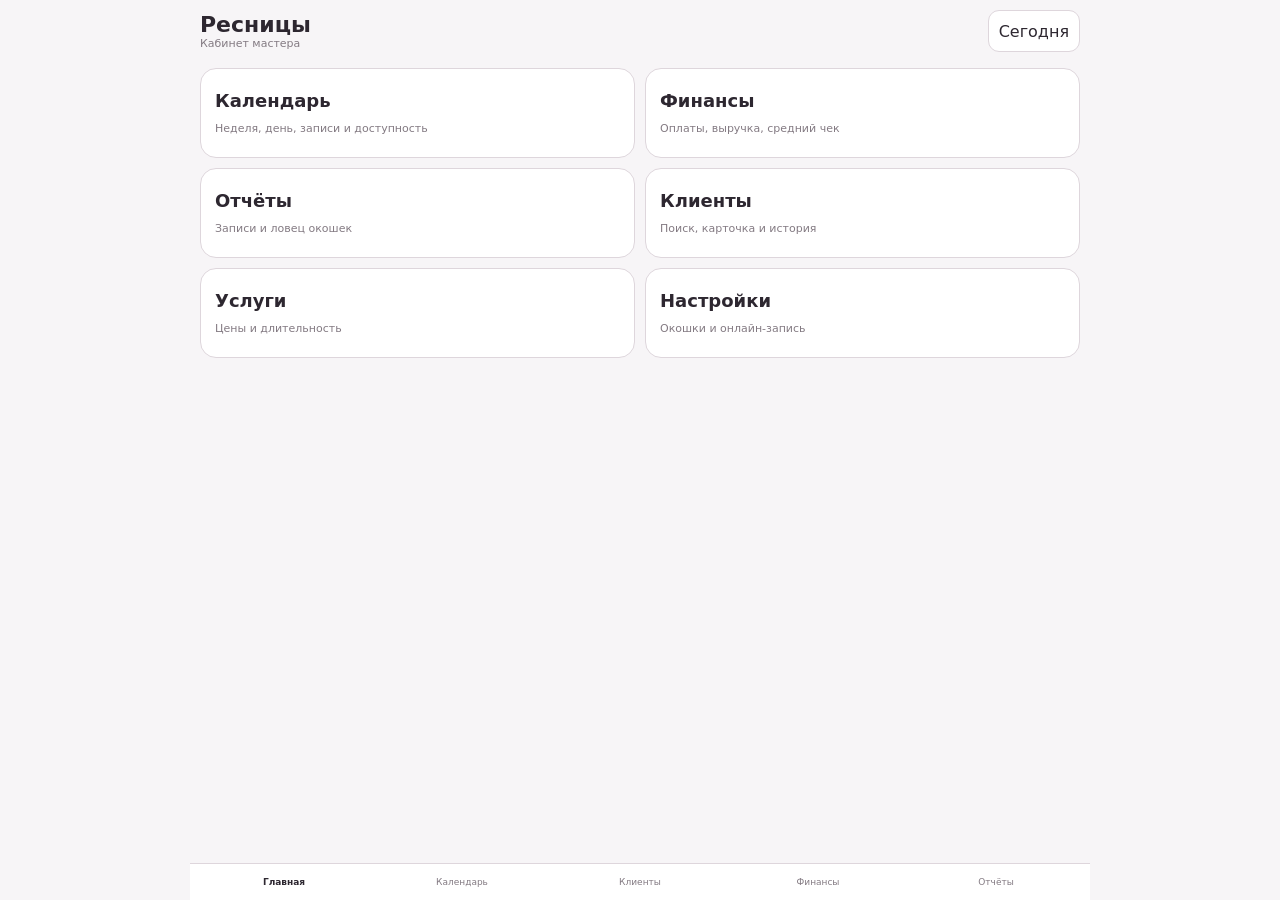
<file: index.html>
<!doctype html><html lang="ru"><head><meta charset="utf-8"><meta name="viewport" content="width=device-width,initial-scale=1,viewport-fit=cover"><title>Ресницы — мастер</title><style>:root{--bg:#f7f5f7;--card:#fff;--line:#ded6dc;--text:#2d2730;--muted:#837a82;--accent:#c7aabd;--soft:#efe5eb;--new:#ece9eb;--mc:#dce8f5;--cc:#dcebdc;--paid:#cae5cf;--unpaid:#f1e1bd}*{box-sizing:border-box}html,body{margin:0;height:100%;overflow:hidden;background:var(--bg);font-family:system-ui;color:var(--text)}button,input,select,textarea{font:inherit;color:inherit}.app{height:100%;max-width:900px;margin:auto;display:flex;flex-direction:column}.main{flex:1;min-height:0;position:relative}.screen{display:none;height:100%;padding:10px;overflow:hidden}.screen.on{display:flex;flex-direction:column}.top{display:flex;align-items:center;justify-content:space-between;gap:8px;margin-bottom:8px}.title{font-size:22px;font-weight:780}.sub{font-size:11px;color:var(--muted)}.btn{border:1px solid var(--line);background:var(--card);border-radius:11px;min-height:42px;padding:8px 10px}.primary{background:var(--soft);border-color:var(--accent);font-weight:700}.homegrid{display:grid;grid-template-columns:1fr 1fr;gap:10px;flex:1;align-content:start;padding-top:8px}.homebtn{min-height:90px;text-align:left;padding:14px;border:1px solid var(--line);background:#fff;border-radius:16px}.homebtn strong{display:block;font-size:18px;margin-bottom:6px}.homebtn span{font-size:11px;color:var(--muted)}.navrow{display:grid;grid-template-columns:44px 1fr 44px;gap:6px;align-items:center;margin-bottom:6px}.period{text-align:center;font-weight:700}.tabs{display:flex;border:1px solid var(--line);border-radius:10px;overflow:hidden}.tabs button{border:0;background:#fff;padding:8px 11px}.tabs .on{background:var(--soft);font-weight:700}.week{display:grid;grid-template-columns:repeat(7,1fr);flex:1;min-height:0;border:1px solid var(--line);border-radius:12px;overflow:hidden}.day{position:relative;border-right:1px solid var(--line);min-width:0}.dh{height:36px;background:#f1edf0;border-bottom:1px solid var(--line);text-align:center;font-size:8px;padding:3px;position:relative}.dh strong{display:block;font-size:9px}.plus{position:absolute;right:2px;bottom:2px;width:20px;height:20px;padding:0;border:1px solid var(--line);background:#fff;border-radius:6px}.appt{position:absolute;left:2px;right:2px;border:1px solid var(--line);border-radius:5px;padding:2px;text-align:left;overflow:hidden;font-size:7px;z-index:4}.appt strong,.appt small{display:block;white-space:nowrap;overflow:hidden;text-overflow:ellipsis}.new{background:var(--new)}.master_confirmed{background:var(--mc)}.client_confirmed{background:var(--cc)}.completed_paid{background:var(--paid)}.completed_unpaid{background:var(--unpaid)}.free{position:absolute;left:2px;right:2px;height:15px;border:1px solid var(--accent);background:var(--soft);border-radius:4px;font-size:6px;z-index:2}.free.off{opacity:.3;background:#f1edf0;border-color:var(--line)}.dayview{display:none;flex:1;min-height:0;border:1px solid var(--line);border-radius:12px;overflow:hidden;position:relative}.dayview.on{display:block}.hourrow{height:calc(100% / 14);display:grid;grid-template-columns:46px 1fr;border-bottom:1px solid var(--line)}.hour{font-size:8px;color:var(--muted);text-align:center;padding-top:3px;border-right:1px solid var(--line)}.lane{position:relative}.half{position:absolute;top:50%;left:0;right:0;border-top:1px dashed var(--line)}.dfree{position:absolute;left:5px;width:105px;height:44%;font-size:7px;border:1px solid var(--line);border-radius:5px;background:#f1edf0}.dfree.on{background:var(--soft);border-color:var(--accent)}.dappt{position:absolute;left:52px;right:4px;border:1px solid var(--line);border-radius:6px;padding:4px;text-align:left;z-index:5;overflow:hidden}.actions{display:grid;grid-template-columns:repeat(3,1fr);gap:6px;margin-top:7px}.scroll{overflow:auto;min-height:0}.list{display:grid;gap:7px}.card{border:1px solid var(--line);background:#fff;border-radius:11px;padding:10px;text-align:left}.search{width:100%;border:1px solid var(--line);border-radius:10px;padding:10px;font-size:16px;margin-bottom:8px}.metricgrid{display:grid;grid-template-columns:1fr 1fr;gap:8px}.metric{font-size:23px;font-weight:780}.bottomnav{display:grid;grid-template-columns:repeat(5,1fr);border-top:1px solid var(--line);background:#fff;padding:5px}.bottomnav button{border:0;background:transparent;padding:8px 2px;font-size:9px;color:var(--muted)}.bottomnav .active{font-weight:700;color:var(--text)}.overlay{display:none;position:absolute;inset:0;background:#0003;z-index:40;padding:8px;align-items:center;justify-content:center}.overlay.on{display:flex}.modal{width:100%;max-width:540px;max-height:97%;background:#fff;border:1px solid var(--line);border-radius:15px;padding:10px;display:flex;flex-direction:column}.mh{display:flex;justify-content:space-between;gap:8px}.mb{overflow:auto;min-height:0}.mf{display:grid;grid-template-columns:1fr 1fr;gap:6px;margin-top:8px}.field{margin:7px 0}.field label{display:block;font-size:9px;color:var(--muted);margin-bottom:3px}.field input,.field select,.field textarea{width:100%;border:1px solid var(--line);border-radius:8px;padding:8px;font-size:16px}.twocol{display:grid;grid-template-columns:1fr 1fr;gap:6px}</style></head><body><div class="app"><div class="main"><section id="home" class="screen on"><div class="top"><div><div class="title">Ресницы</div><div class="sub">Кабинет мастера</div></div><button class="btn" id="homeToday">Сегодня</button></div><div class="homegrid"><button class="homebtn" data-go="calendar"><strong>Календарь</strong><span>Неделя, день, записи и доступность</span></button><button class="homebtn" data-go="finance"><strong>Финансы</strong><span>Оплаты, выручка, средний чек</span></button><button class="homebtn" data-go="reports"><strong>Отчёты</strong><span>Записи и ловец окошек</span></button><button class="homebtn" data-go="clients"><strong>Клиенты</strong><span>Поиск, карточка и история</span></button><button class="homebtn" data-go="services"><strong>Услуги</strong><span>Цены и длительность</span></button><button class="homebtn" data-go="settings"><strong>Настройки</strong><span>Окошки и онлайн-запись</span></button></div></section><section id="calendar" class="screen"><div class="top"><div><div class="title">Календарь</div><div class="sub" id="calSub">Неделя целиком</div></div><div class="tabs"><button id="weekTab" class="on">Неделя</button><button id="dayTab">День</button></div></div><div class="navrow"><button class="btn" id="prev">‹</button><div class="period" id="period"></div><button class="btn" id="next">›</button></div><div id="week" class="week"></div><div id="dayview" class="dayview"></div><div class="actions"><button class="btn" id="windowsBtn">Окошки</button><button class="btn primary" id="newBtn">+ Запись</button><button class="btn" id="todayBtn">Сегодня</button></div></section><section id="clients" class="screen"><div class="top"><div class="title">Клиенты</div><button class="btn" id="addClientBtn">+ Клиент</button></div><input id="clientSearch" class="search" placeholder="Поиск по имени или телефону"><div id="clientList" class="scroll list"></div></section><section id="finance" class="screen"><div class="top"><div><div class="title">Финансы</div><div class="sub">По проведённым оплатам</div></div></div><div class="twocol"><div class="field"><label>С</label><input id="finFrom" type="date"></div><div class="field"><label>По</label><input id="finTo" type="date"></div></div><button id="finRun" class="btn primary">Обновить</button><div id="finBox" class="scroll" style="margin-top:8px"></div></section><section id="reports" class="screen"><div class="top"><div><div class="title">Отчёты</div><div class="sub">Записи и ловец окошек</div></div></div><div id="reportBox" class="scroll list"></div></section><section id="services" class="screen"><div class="top"><div class="title">Услуги</div></div><div id="serviceList" class="scroll list"></div></section><section id="settings" class="screen"><div class="top"><div><div class="title">Настройки</div><div class="sub">Онлайн-запись и расписание</div></div></div><div id="settingsBox" class="scroll"></div></section><div id="ov" class="overlay"><div class="modal"><div class="mh"><div><button id="mt" style="border:0;background:none;padding:0;font-weight:780;font-size:18px"></button><div id="ms" class="sub"></div></div><button class="btn" id="closeBtn">×</button></div><div id="mb" class="mb"></div><div id="mf" class="mf"></div></div></div></div><nav class="bottomnav"><button data-s="home" class="active">Главная</button><button data-s="calendar">Календарь</button><button data-s="clients">Клиенты</button><button data-s="finance">Финансы</button><button data-s="reports">Отчёты</button></nav></div><script>const BASE='https://acukaqoguzkrphauovhk.supabase.co',KEY='sb_publishable_2aKxmTx4WtnZglspnun9gA_goe71amD',EDGE=BASE+'/functions/v1/resnitsy-master';const PIN=sessionStorage.getItem('pin')||prompt('PIN мастера');if(PIN)sessionStorage.setItem('pin',PIN);const q=s=>document.querySelector(s),qa=s=>[...document.querySelectorAll(s)];let services=[],settings={},view='week',focus=today(),weekStart=monday(focus),lastCal=null;async function rpc(name,body={}){const r=await fetch(BASE+'/rest/v1/rpc/'+name,{method:'POST',headers:{'Content-Type':'application/json','apikey':KEY,'Authorization':'Bearer '+KEY},body:JSON.stringify(body)});const t=await r.text();let j;try{j=t?JSON.parse(t):null}catch{j=t}if(!r.ok)throw Error(j?.message||j||'Ошибка');return j}async function edge(action,data={}){const r=await fetch(EDGE,{method:'POST',headers:{'Content-Type':'application/json'},body:JSON.stringify({pin:PIN,action,...data})});const j=await r.json();if(!j.ok)throw Error(j.error||'Ошибка');return j}function today(){return new Date().toLocaleDateString('sv-SE',{timeZone:'Europe/Moscow'})}function D(s){return new Date(s+'T00:00:00+03:00')}function add(s,n){const d=D(s);d.setDate(d.getDate()+n);return d.toLocaleDateString('sv-SE',{timeZone:'Europe/Moscow'})}function monday(s){const d=D(s),n=(d.getDay()+6)%7;d.setDate(d.getDate()-n);return d.toLocaleDateString('sv-SE',{timeZone:'Europe/Moscow'})}function ld(x){return new Date(x).toLocaleDateString('sv-SE',{timeZone:'Europe/Moscow'})}function hm(x){return new Date(x).toLocaleTimeString('ru-RU',{hour:'2-digit',minute:'2-digit',timeZone:'Europe/Moscow'})}function showScreen(id){qa('.screen').forEach(x=>x.classList.toggle('on',x.id===id));qa('.bottomnav button').forEach(x=>x.classList.toggle('active',x.dataset.s===id));if(id==='calendar')renderCal();if(id==='clients')q('#clientList').innerHTML='<div class="sub">Начните вводить имя или телефон</div>';if(id==='finance')runFinance();if(id==='reports')loadReports();if(id==='services')renderServices();if(id==='settings')renderSettings()}function modal(t,s,b,f=''){q('#mt').textContent=t;q('#ms').textContent=s||'';q('#mb').innerHTML=b;q('#mf').innerHTML=f;q('#ov').classList.add('on')}function closeModal(){q('#ov').classList.remove('on')}function topPx(min,h){return 36+(min-540)/840*(h-36)}async function init(){const b=await rpc('master_app_bootstrap',{p_pin:PIN});services=b.services||[];settings=b.settings||{};q('#finFrom').value=add(today(),-30);q('#finTo').value=today();renderServices();renderSettings()}async function renderCal(){q('#weekTab').classList.toggle('on',view==='week');q('#dayTab').classList.toggle('on',view==='day');q('#week').style.display=view==='week'?'grid':'none';q('#dayview').classList.toggle('on',view==='day');q('#calSub').textContent=view==='week'?'Неделя целиком':'День';if(view==='week')await renderWeek();else await renderDay()}async function renderWeek(){const from=D(weekStart).toISOString(),to=D(add(weekStart,7)).toISOString();lastCal=await rpc('master_app_calendar',{p_pin:PIN,p_from:from,p_to:to});q('#period').textContent=D(weekStart).toLocaleDateString('ru-RU',{day:'numeric',month:'short'})+' — '+D(add(weekStart,6)).toLocaleDateString('ru-RU',{day:'numeric',month:'short'});const week=q('#week');week.innerHTML='';for(let i=0;i<7;i++){const ds=add(weekStart,i),col=document.createElement('div');col.className='day';col.innerHTML='<div class="dh"><strong>'+D(ds).toLocaleDateString('ru-RU',{weekday:'short'}).replace('.','').toUpperCase()+'</strong>'+D(ds).getDate()+'<button class="plus">+</button></div>';col.querySelector('.dh').addEventListener('click',e=>{if(!e.target.classList.contains('plus')){focus=ds;view='day';renderCal()}});col.querySelector('.plus').addEventListener('click',e=>{e.stopPropagation();extraTime(ds)});const aps=lastCal.appointments.filter(a=>ld(a.starts_at)===ds&&a.status!=='cancelled');for(const a of aps){const st=hm(a.starts_at),m=+st.slice(0,2)*60+ +st.slice(3),dur=(new Date(a.ends_at)-new Date(a.starts_at))/60000,b=document.createElement('button');b.className='appt '+a.status;b.style.top=topPx(m,week.clientHeight)+'px';b.style.height=Math.max(22,dur/840*(week.clientHeight-36))+'px';b.innerHTML='<strong>'+st+' '+(a.client_name||'Клиент')+'</strong><small>'+a.services.map(s=>s.name).join(' + ')+'</small>';b.addEventListener('click',()=>showAppt(a));col.appendChild(b)}for(const t of ['10:00','13:00','16:00','19:00']){const st=new Date(ds+'T'+t+':00+03:00'),busy=aps.some(a=>st>=new Date(a.starts_at)&&st<new Date(a.ends_at)),o=lastCal.overrides.find(x=>new Date(x.slot_start).getTime()===st.getTime()),on=o?o.is_available:true;if(!busy){const m=+t.slice(0,2)*60+ +t.slice(3),b=document.createElement('button');b.className='free '+(on?'':'off');b.style.top=topPx(m,week.clientHeight)+'px';b.textContent=t;b.addEventListener('click',async()=>{await rpc('master_app_set_availability',{p_pin:PIN,p_slot:st.toISOString(),p_value:!on});renderWeek()});col.appendChild(b)}}week.appendChild(col)}}async function renderDay(){const z=await rpc('master_app_calendar',{p_pin:PIN,p_from:D(focus).toISOString(),p_to:D(add(focus,1)).toISOString()});q('#period').textContent=D(focus).toLocaleDateString('ru-RU',{weekday:'long',day:'numeric',month:'long'});const dv=q('#dayview');dv.innerHTML='';for(let h=9;h<23;h++){const row=document.createElement('div');row.className='hourrow';row.innerHTML='<div class="hour">'+String(h).padStart(2,'0')+':00</div><div class="lane"><div class="half"></div></div>';const lane=row.querySelector('.lane');for(const mm of [0,30]){const t=String(h).padStart(2,'0')+':'+String(mm).padStart(2,'0'),st=new Date(focus+'T'+t+':00+03:00'),o=z.overrides.find(x=>new Date(x.slot_start).getTime()===st.getTime()),def=['10:00','13:00','16:00','19:00'].includes(t),on=o?o.is_available:def,b=document.createElement('button');b.className='dfree '+(on?'on':'');b.style.top=mm===0?'2%':'52%';b.textContent=t+(on?' доступно':' закрыто');b.addEventListener('click',async e=>{e.stopPropagation();await rpc('master_app_set_availability',{p_pin:PIN,p_slot:st.toISOString(),p_value:!on});renderDay()});lane.appendChild(b)}dv.appendChild(row)}for(const a of z.appointments.filter(x=>x.status!=='cancelled')){const st=hm(a.starts_at),m=+st.slice(0,2)*60+ +st.slice(3),dur=(new Date(a.ends_at)-new Date(a.starts_at))/60000,b=document.createElement('button');b.className='dappt '+a.status;b.style.top=((m-540)/840*100)+'%';b.style.height=Math.max(3,dur/840*100)+'%';b.innerHTML='<strong>'+st+' · '+(a.client_name||'Клиент')+'</strong><small>'+a.services.map(s=>s.name).join(' + ')+'</small>';b.addEventListener('click',()=>showAppt(a));dv.appendChild(b)}}function showAppt(a){const total=a.services.reduce((n,s)=>n+Number(s.price||0),0),p=a.payments?.[0];modal(a.client_name||'Запись',ld(a.starts_at)+' · '+hm(a.starts_at),'<div class="card">'+a.services.map(s=>s.name+' — <b>'+Number(s.price).toLocaleString('ru-RU')+' ₽</b>').join('<br>')+'<hr>Итого <b>'+total.toLocaleString('ru-RU')+' ₽</b></div><div class="card">Комментарий: '+(a.master_comment||'—')+'</div><div class="card">Оплата: '+(p?Number(p.total).toLocaleString('ru-RU')+' ₽':'не проведена')+'</div>','<button class="btn primary" id="editA">Редактировать</button><button class="btn" id="payA">Оплатить</button><button class="btn" id="unpaidA">Без оплаты</button><button class="btn" id="cancelA">Отменить</button>');q('#editA').addEventListener('click',()=>form(a));q('#payA').addEventListener('click',()=>payment(a,total));q('#unpaidA').addEventListener('click',async()=>{await rpc('master_app_status',{p_pin:PIN,p_id:a.id,p_status:'completed_unpaid'});closeModal();renderCal()});q('#cancelA').addEventListener('click',async()=>{if(confirm('Отменить запись?')){await rpc('master_app_status',{p_pin:PIN,p_id:a.id,p_status:'cancelled'});closeModal();renderCal()}})}function form(a=null){let cid=a?.client_id||'',svc=a?.services?.[0]||null;modal(a?'Редактирование':'Новая запись','', '<div class="field"><label>Клиент</label><input id="clientQ" placeholder="Имя или телефон" value="'+(a?.client_name||'')+'"></div><div id="pickList" class="list"></div><div class="twocol"><div class="field"><label>Дата</label><input id="dateA" type="date" value="'+(a?ld(a.starts_at):focus)+'"></div><div class="field"><label>Время</label><input id="timeA" type="time" value="'+(a?hm(a.starts_at):'16:00')+'"></div></div><div class="field"><label>Услуга</label><select id="svcA">'+services.filter(s=>s.is_active).map(s=>'<option value="'+s.id+'" '+(svc?.service_id===s.id?'selected':'')+'>'+s.name+'</option>').join('')+'</select></div><div class="field"><label>Цена</label><input id="priceA" type="number" value="'+(svc?.price||services[0]?.base_price||0)+'"></div><div class="field"><label>Комментарий</label><textarea id="commentA">'+(a?.master_comment||'')+'</textarea></div>','<button class="btn primary" id="saveA">Сохранить</button><button class="btn" id="newClientA">+ Новый клиент</button>');q('#clientQ').addEventListener('input',async e=>{const v=e.target.value.trim();if(v.length<2){q('#pickList').innerHTML='';return}const z=await rpc('master_app_clients',{p_pin:PIN,p_q:v});q('#pickList').innerHTML=z.map(c=>'<button class="card pick" data-id="'+c.id+'"><b>'+c.name+'</b><div class="sub">'+c.phone+'</div></button>').join('');qa('.pick').forEach(b=>b.addEventListener('click',()=>{cid=b.dataset.id;q('#clientQ').value=b.querySelector('b').textContent;q('#pickList').innerHTML=''}))});q('#svcA').addEventListener('change',()=>{const s=services.find(x=>x.id===q('#svcA').value);q('#priceA').value=s.base_price});q('#newClientA').addEventListener('click',()=>newClient(c=>{cid=c.id;q('#clientQ').value=c.name}));q('#saveA').addEventListener('click',async()=>{if(!cid)return alert('Выберите клиента');const s=services.find(x=>x.id===q('#svcA').value);await rpc('master_app_save',{p_pin:PIN,p_id:a?.id||null,p_client:cid,p_start:new Date(q('#dateA').value+'T'+q('#timeA').value+':00+03:00').toISOString(),p_services:[{service_id:s.id,name:s.name,standard_price:s.base_price,price:Number(q('#priceA').value),duration:s.duration_minutes}],p_comment:q('#commentA').value,p_status:a?.status||'new'});closeModal();renderCal()})}function newClient(done){modal('Новый клиент','', '<div class="field"><input id="nn" placeholder="Имя"></div><div class="field"><input id="np" placeholder="Телефон" type="tel"></div><div class="field"><select id="nm"><option>Telegram</option><option>WhatsApp</option><option>VK</option><option>MAX</option></select></div>','<button class="btn primary" id="ns">Сохранить</button>');q('#ns').addEventListener('click',async()=>{const z=await edge('createClient',{name:q('#nn').value,phone:q('#np').value,messenger:q('#nm').value});done?.({id:z.client.id,name:z.client.display_name||z.client.name});closeModal()})}function payment(a,total){modal('Оплата',a.client_name||'', '<div class="field"><label>Наличные</label><input id="cash" type="number" value="0"></div><div class="field"><label>Карта</label><input id="card" type="number" value="'+total+'"></div><div class="field"><label>Другое</label><input id="other" type="number" value="0"></div>','<button class="btn primary" id="ps">Провести</button>');q('#ps').addEventListener('click',async()=>{const c=Number(q('#cash').value||0),d=Number(q('#card').value||0),o=Number(q('#other').value||0);if(c+d+o!==total)return alert('Разбивка должна быть '+total+' ₽');await rpc('master_app_payment',{p_pin:PIN,p_id:a.id,p_cash:c,p_card:d,p_other:o});closeModal();renderCal()})}async function runFinance(){if(!q('#finFrom').value||!q('#finTo').value)return;const z=await edge('report',{from:new Date(q('#finFrom').value+'T00:00:00+03:00').toISOString(),to:new Date(add(q('#finTo').value,1)+'T00:00:00+03:00').toISOString()}),rows=(z.rows||[]).filter(x=>x.status!=='cancelled'),paid=rows.filter(x=>x.status==='completed_paid'),money=paid.reduce((n,x)=>n+(x.payments?.[0]?Number(x.payments[0].total_amount):0),0);q('#finBox').innerHTML='<div class="metricgrid"><div class="card"><div class="metric">'+money.toLocaleString('ru-RU')+' ₽</div><div class="sub">выручка</div></div><div class="card"><div class="metric">'+rows.length+'</div><div class="sub">записей</div></div></div>'}async function loadReports(){const w=await edge('waitlist'),r=await edge('report',{from:new Date(add(today(),-30)+'T00:00:00+03:00').toISOString(),to:new Date(add(today(),1)+'T00:00:00+03:00').toISOString()});q('#reportBox').innerHTML='<div class="card"><b>Ловец окошек</b><div class="sub">Активных запросов: '+(w.rows?.length||0)+'</div></div><div class="card"><b>Записи за 30 дней</b><div class="sub">'+(r.rows?.length||0)+' записей</div></div>'}function renderServices(){q('#serviceList').innerHTML=services.map(s=>'<div class="card"><b>'+s.name+'</b><div class="sub">'+Number(s.base_price).toLocaleString('ru-RU')+' ₽ · '+s.duration_minutes+' мин</div></div>').join('')}function renderSettings(){const sl=settings.slot_types||{};q('#settingsBox').innerHTML='<div class="card"><b>Онлайн-запись</b><div class="sub">'+(settings.online_booking?.enabled===false?'Выключена':'Включена')+'</div></div><div class="card"><b>Базовые окна</b><div class="sub">'+(sl.normal||['10:00','13:00','16:00','19:00']).join(', ')+'</div></div>'}function extraTime(ds){modal('Добавить время',D(ds).toLocaleDateString('ru-RU'),'<div class="field"><input id="ext" type="time" value="19:30"></div>','<button class="btn primary" id="exs">Сделать доступным</button>');q('#exs').addEventListener('click',async()=>{await rpc('master_app_set_availability',{p_pin:PIN,p_slot:new Date(ds+'T'+q('#ext').value+':00+03:00').toISOString(),p_value:true});closeModal();renderCal()})}qa('.bottomnav button').forEach(b=>b.addEventListener('click',()=>showScreen(b.dataset.s)));qa('.homebtn').forEach(b=>b.addEventListener('click',()=>showScreen(b.dataset.go)));q('#homeToday').addEventListener('click',()=>{focus=today();weekStart=monday(focus);showScreen('calendar')});q('#weekTab').addEventListener('click',()=>{view='week';weekStart=monday(focus);renderCal()});q('#dayTab').addEventListener('click',()=>{view='day';renderCal()});q('#prev').addEventListener('click',()=>{if(view==='week'){weekStart=add(weekStart,-7);focus=weekStart}else focus=add(focus,-1);renderCal()});q('#next').addEventListener('click',()=>{if(view==='week'){weekStart=add(weekStart,7);focus=weekStart}else focus=add(focus,1);renderCal()});q('#todayBtn').addEventListener('click',()=>{focus=today();weekStart=monday(focus);renderCal()});q('#newBtn').addEventListener('click',()=>form());q('#windowsBtn').addEventListener('click',()=>modal('Окошки','Текущая неделя','<div class="card">Свободные окна отмечены в календаре. Редактируемый список для отправки вернём следующим обновлением.</div>'));q('#clientSearch').addEventListener('input',async e=>{const v=e.target.value.trim();if(v.length<2){q('#clientList').innerHTML='<div class="sub">Начните вводить имя или телефон</div>';return}const z=await rpc('master_app_clients',{p_pin:PIN,p_q:v});q('#clientList').innerHTML=z.map(c=>'<div class="card"><b>'+c.name+'</b><div class="sub">'+c.phone+'</div></div>').join('')});q('#addClientBtn').addEventListener('click',()=>newClient());q('#finRun').addEventListener('click',runFinance);q('#closeBtn').addEventListener('click',closeModal);q('#ov').addEventListener('click',e=>{if(e.target===q('#ov'))closeModal()});init().catch(e=>alert(e.message));</script></body></html>
</file>
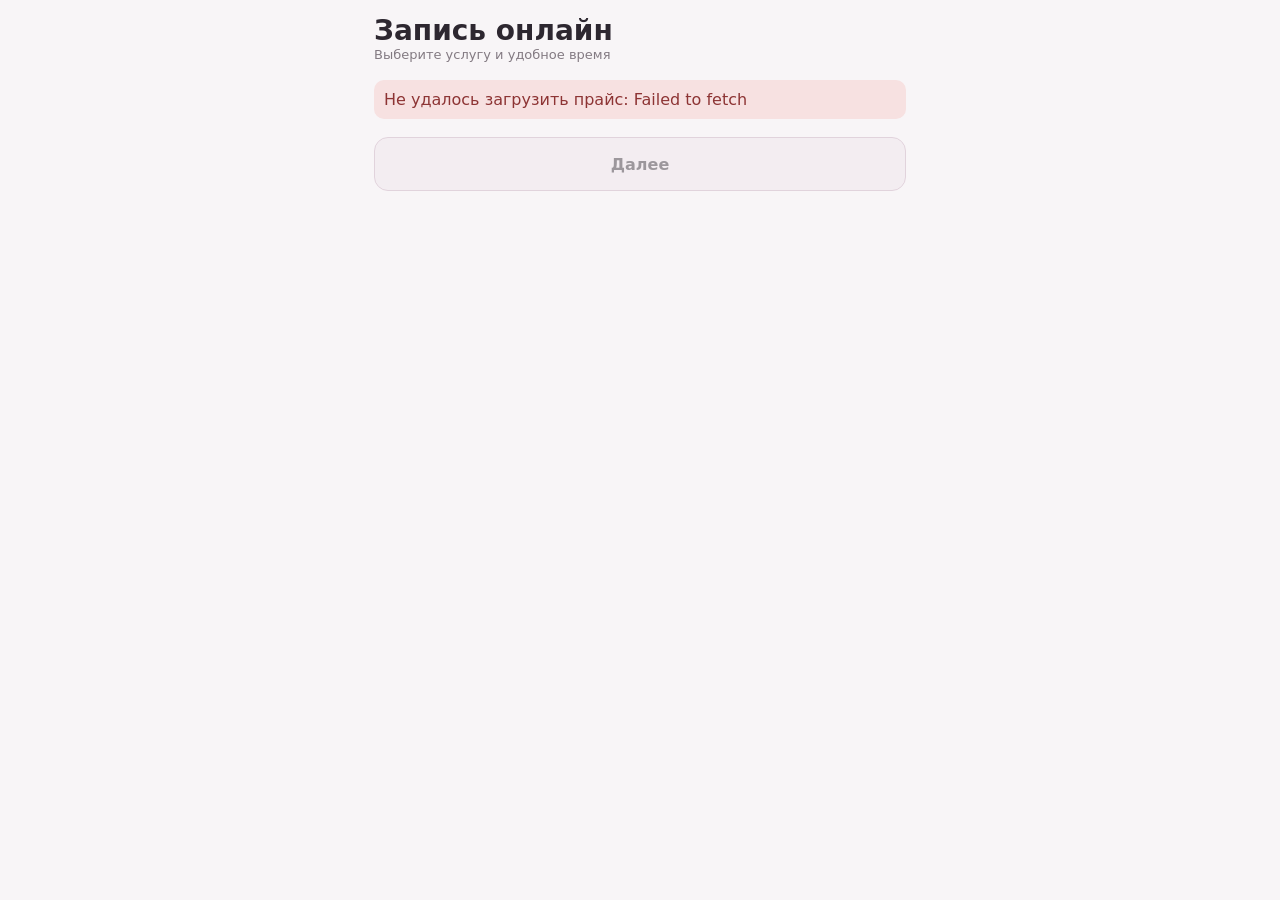
<file: booking.html>
<!doctype html><html lang="ru"><head><meta charset="utf-8"><meta name="viewport" content="width=device-width,initial-scale=1,viewport-fit=cover"><meta http-equiv="cache-control" content="no-store"><title>Запись онлайн</title><style>:root{--bg:#f8f5f7;--card:#fff;--line:#ded6dc;--text:#2d2730;--muted:#837a82;--accent:#c7aabd;--soft:#efe5eb}*{box-sizing:border-box}html,body{margin:0;height:100%;overflow:hidden;background:var(--bg);font-family:system-ui;color:var(--text)}button,input,select,textarea{font:inherit;color:inherit}.app{height:100%;max-width:560px;margin:auto;padding:14px;display:flex;flex-direction:column}.head{flex:0 0 auto}.title{font-size:28px;font-weight:800}.sub{font-size:13px;color:var(--muted)}.step{display:none;flex:1;min-height:0;overflow:hidden}.step.on{display:flex;flex-direction:column}.scroll{overflow:auto;min-height:0;padding:10px 0}.list{display:grid;gap:8px}.card{width:100%;text-align:left;border:1px solid var(--line);background:var(--card);border-radius:14px;padding:12px}.card.on{background:var(--soft);border-color:var(--accent)}.card strong{display:block;font-size:16px}.meta{font-size:12px;color:var(--muted);margin-top:3px}.actions{display:grid;grid-template-columns:1fr 1fr;gap:8px;flex:0 0 auto;padding-top:8px}.actions.one{grid-template-columns:1fr}.btn{border:1px solid var(--line);background:var(--card);border-radius:14px;min-height:54px;padding:10px;font-weight:700}.primary{background:var(--soft);border-color:var(--accent)}.primary:disabled{opacity:.45}.field{margin:9px 0}.field label{display:block;font-size:12px;color:var(--muted);margin-bottom:4px}.field input,.field select,.field textarea{width:100%;padding:11px;border:1px solid var(--line);border-radius:10px;background:white;font-size:16px}.summary{background:white;border:1px solid var(--line);border-radius:13px;padding:11px}.error{padding:10px;border-radius:10px;background:#f7e1e1;color:#8d3434;margin-top:8px}.loading{padding:12px 0;color:var(--muted)}.slot-days{display:grid;gap:9px;margin-top:8px}.slot-day{background:var(--card);border:1px solid var(--line);border-radius:16px;padding:11px 12px}.slot-date{font-weight:800;font-size:15px;margin-bottom:8px;text-transform:capitalize}.slot-times{display:grid;grid-template-columns:repeat(4,minmax(0,1fr));gap:7px}.slot-time{border:1px solid var(--line);background:#fff;border-radius:12px;min-height:42px;padding:8px 4px;font-weight:750;font-size:15px;text-align:center}.slot-time:active,.slot-time:hover{background:var(--soft);border-color:var(--accent)}.better{margin:12px 0 4px;background:var(--card);border:1px solid var(--line);border-radius:14px;padding:11px}.better-toggle{display:flex;align-items:flex-start;gap:9px;font-weight:700;line-height:1.25}.better-toggle input{margin-top:3px;transform:scale(1.15)}.better-note{display:none;margin-top:10px}.better-note.on{display:block}.better-note textarea{width:100%;min-height:72px;padding:10px;border:1px solid var(--line);border-radius:10px;background:#fff;resize:none}.better-hint{font-size:12px;color:var(--muted);margin-top:6px}@media(max-width:390px){.slot-times{grid-template-columns:repeat(3,minmax(0,1fr))}.slot-time{font-size:14px}}@media(max-width:330px){.slot-times{grid-template-columns:repeat(2,minmax(0,1fr))}}</style></head><body><div class="app"><div class="head"><div class="title">Запись онлайн</div><div class="sub">Выберите услугу и удобное время</div></div><section id="s1" class="step on"><div class="scroll"><div id="priceState" class="loading">Загрузка прайса…</div><div id="serviceList" class="list"></div></div><div class="actions one"><button id="toPeriods" class="btn primary" disabled>Далее</button></div></section><section id="s2" class="step"><div class="scroll"><h3>Когда посмотреть окошки?</h3><div class="list"><button class="card period" data-p="cw">Текущая неделя</button><button class="card period" data-p="nw">Следующая неделя</button><button class="card period" data-p="cm">Текущий месяц</button><button class="card period" data-p="nm">Следующий месяц</button></div></div><div class="actions"><button id="back1" class="btn">Назад</button><button id="showSlots" class="btn primary" disabled>Показать время</button></div></section><section id="s3" class="step"><div class="scroll"><h3>Свободные окошки</h3><div id="slotState" class="sub"></div><div id="slotList" class="slot-days"></div></div><div class="actions"><button id="back2" class="btn">Назад</button><button id="noTime" class="btn">Нет удобного</button></div></section><section id="s4" class="step"><div class="scroll"><div id="summary" class="summary"></div><div class="better"><label class="better-toggle"><input id="betterToggle" type="checkbox"><span>Запишусь на это время, но хочу другое, если освободится</span></label><div id="betterNote" class="better-note"><textarea id="betterText" placeholder="Например: лучше вечером после 18:00 или в четверг"></textarea><div class="better-hint">Эта запись останется за вами, а мастер увидит пожелание в ловце окошек.</div></div></div><div class="field"><label>Имя</label><input id="clientName" autocomplete="name"></div><div class="field"><label>Телефон</label><input id="clientPhone" type="tel" autocomplete="tel"></div><div class="field"><label>Мессенджер</label><select id="messenger"><option>Telegram</option><option>WhatsApp</option><option>VK</option><option>MAX</option></select></div></div><div class="actions"><button id="back3" class="btn">Назад</button><button id="confirm" class="btn primary">Подтвердить</button></div></section><section id="s5" class="step"><div class="scroll"><h3>Не нашли удобного времени?</h3><div class="field"><label>Какое время вам подходит?</label><textarea id="wish" rows="4" placeholder="Например: будни после 18:00"></textarea></div><div class="field"><label>Имя</label><input id="wishName"></div><div class="field"><label>Телефон</label><input id="wishPhone" type="tel"></div><div class="field"><label>Мессенджер</label><select id="wishMessenger"><option>Telegram</option><option>WhatsApp</option><option>VK</option><option>MAX</option></select></div></div><div class="actions"><button id="back4" class="btn">Назад</button><button id="sendWish" class="btn primary">Отправить</button></div></section><section id="done" class="step"><div class="scroll"><h2>Готово ✓</h2><p id="doneText"></p></div></section></div><script>const API='https://acukaqoguzkrphauovhk.supabase.co/functions/v1/resnitsy-booking';const $=s=>document.querySelector(s),$$=s=>[...document.querySelectorAll(s)];let catalog=[],selected=new Set(),period='',range=null,picked=null;async function api(action,data={}){const c=new AbortController(),t=setTimeout(()=>c.abort(),12000);try{const r=await fetch(API,{method:'POST',headers:{'Content-Type':'text/plain;charset=UTF-8'},body:JSON.stringify({action,...data}),signal:c.signal,cache:'no-store'});const txt=await r.text();let j;try{j=JSON.parse(txt)}catch{throw Error('Сервер вернул неверный ответ')}if(!r.ok||!j.ok)throw Error(j.error||'Ошибка');return j}finally{clearTimeout(t)}}function step(id){$$('.step').forEach(x=>x.classList.remove('on'));$('#'+id).classList.add('on')}function pad(n){return String(n).padStart(2,'0')}function ds(d){return d.getFullYear()+'-'+pad(d.getMonth()+1)+'-'+pad(d.getDate())}function monday(d){const x=new Date(d.getFullYear(),d.getMonth(),d.getDate()),n=(x.getDay()+6)%7;x.setDate(x.getDate()-n);return x}function makeRange(p){const n=new Date();let a,b;if(p==='cw'){a=monday(n);b=new Date(a);b.setDate(b.getDate()+7)}if(p==='nw'){a=monday(n);a.setDate(a.getDate()+7);b=new Date(a);b.setDate(b.getDate()+7)}if(p==='cm'){a=new Date(n.getFullYear(),n.getMonth(),1);b=new Date(n.getFullYear(),n.getMonth()+1,1)}if(p==='nm'){a=new Date(n.getFullYear(),n.getMonth()+1,1);b=new Date(n.getFullYear(),n.getMonth()+2,1)}return{from:ds(a),to:ds(b)}}function renderServices(){const box=$('#serviceList');box.innerHTML='';catalog.forEach(s=>{const b=document.createElement('button');b.className='card';b.innerHTML='<strong>'+s.name+'</strong><div class="meta">'+Number(s.base_price).toLocaleString('ru-RU')+' ₽ · '+Math.round((Number(s.duration_minutes||0)+Number(s.buffer_minutes||0))/30)/2+' ч</div>';b.onclick=()=>{selected.has(s.id)?selected.delete(s.id):selected.add(s.id);b.classList.toggle('on',selected.has(s.id));$('#toPeriods').disabled=!selected.size};box.appendChild(b)})}function renderSlots(slots){const host=$('#slotList');host.innerHTML='';const groups=new Map();for(const sl of slots){const dt=new Date(sl.start),key=dt.toLocaleDateString('sv-SE',{timeZone:'Europe/Moscow'});if(!groups.has(key))groups.set(key,[]);groups.get(key).push(sl)}for(const [key,list] of groups){list.sort((a,b)=>new Date(a.start)-new Date(b.start));const first=new Date(list[0].start),wrap=document.createElement('div');wrap.className='slot-day';const dateLabel=first.toLocaleDateString('ru-RU',{weekday:'short',day:'numeric',month:'long',timeZone:'Europe/Moscow'}).replace('.','');wrap.innerHTML='<div class="slot-date">'+dateLabel+'</div><div class="slot-times"></div>';const times=wrap.querySelector('.slot-times');for(const sl of list){const dt=new Date(sl.start),b=document.createElement('button');b.className='slot-time';b.textContent=dt.toLocaleTimeString('ru-RU',{hour:'2-digit',minute:'2-digit',timeZone:'Europe/Moscow'});b.onclick=()=>{picked=sl;$('#betterToggle').checked=false;$('#betterNote').classList.remove('on');$('#betterText').value='';$('#summary').innerHTML='<strong>'+dt.toLocaleString('ru-RU',{day:'numeric',month:'long',hour:'2-digit',minute:'2-digit',timeZone:'Europe/Moscow'})+'</strong><div class="meta">'+catalog.filter(s=>selected.has(s.id)).map(s=>s.name).join(' + ')+'</div>';step('s4')};times.appendChild(b)}host.appendChild(wrap)}}async function boot(){try{const d=await api('bootstrap');catalog=d.services||[];$('#priceState').style.display='none';if(!catalog.length){$('#priceState').style.display='block';$('#priceState').textContent='Нет услуг для онлайн-записи'}else renderServices()}catch(e){$('#priceState').className='error';$('#priceState').textContent='Не удалось загрузить прайс: '+(e.name==='AbortError'?'превышено время ожидания':e.message)}}boot();$('#toPeriods').onclick=()=>step('s2');$$('.period').forEach(b=>b.onclick=()=>{$$('.period').forEach(x=>x.classList.remove('on'));b.classList.add('on');period=b.dataset.p;$('#showSlots').disabled=false});$('#back1').onclick=()=>step('s1');$('#showSlots').onclick=async()=>{range=makeRange(period);$('#slotList').innerHTML='';$('#slotState').textContent='Загрузка окошек…';step('s3');try{const d=await api('slots',{serviceIds:[...selected],fromDate:range.from,toDate:range.to});$('#slotState').textContent=d.slots.length?'Выберите удобное время':'В этом периоде свободных окошек нет';renderSlots(d.slots||[])}catch(e){$('#slotState').innerHTML='<div class="error">'+e.message+'</div>'}};$('#back2').onclick=()=>step('s2');$('#noTime').onclick=()=>step('s5');$('#back3').onclick=()=>step('s3');$('#betterToggle').onchange=()=>{$('#betterNote').classList.toggle('on',$('#betterToggle').checked);if($('#betterToggle').checked)setTimeout(()=>$('#betterText').focus(),80)};$('#clientPhone').onblur=async()=>{try{const d=await api('clientPrefs',{phone:$('#clientPhone').value});if(d.client){if(!$('#clientName').value)$('#clientName').value=d.client.display_name||'';if(d.client.messenger)$('#messenger').value=d.client.messenger}}catch{}};$('#confirm').onclick=async()=>{if(!picked)return;const wantsBetter=$('#betterToggle').checked,betterText=$('#betterText').value.trim();if(wantsBetter&&!betterText)return alert('Напишите, какое время было бы удобнее');const b=$('#confirm');b.disabled=true;b.textContent='Записываю…';try{await api('book',{serviceIds:[...selected],fromDate:range.from,toDate:range.to,start:picked.start,name:$('#clientName').value,phone:$('#clientPhone').value,messenger:$('#messenger').value,betterText:wantsBetter?betterText:''});$('#doneText').textContent=wantsBetter?'Запись создана. Пожелание на более удобное время добавлено в ловец окошек.':'Запись создана. Мастер увидит её в календаре.';step('done')}catch(e){alert(e.message)}finally{b.disabled=false;b.textContent='Подтвердить'}};$('#back4').onclick=()=>step('s3');$('#sendWish').onclick=async()=>{if(!$('#wish').value.trim())return alert('Напишите, какое время подходит');try{await api('waitlist',{desiredText:$('#wish').value,name:$('#wishName').value,phone:$('#wishPhone').value,messenger:$('#wishMessenger').value,telegramBot:$('#wishMessenger').value==='Telegram'});$('#doneText').textContent='Пожелания сохранены в ловце окошек.';step('done')}catch(e){alert(e.message)}};</script></body></html>
</file>
